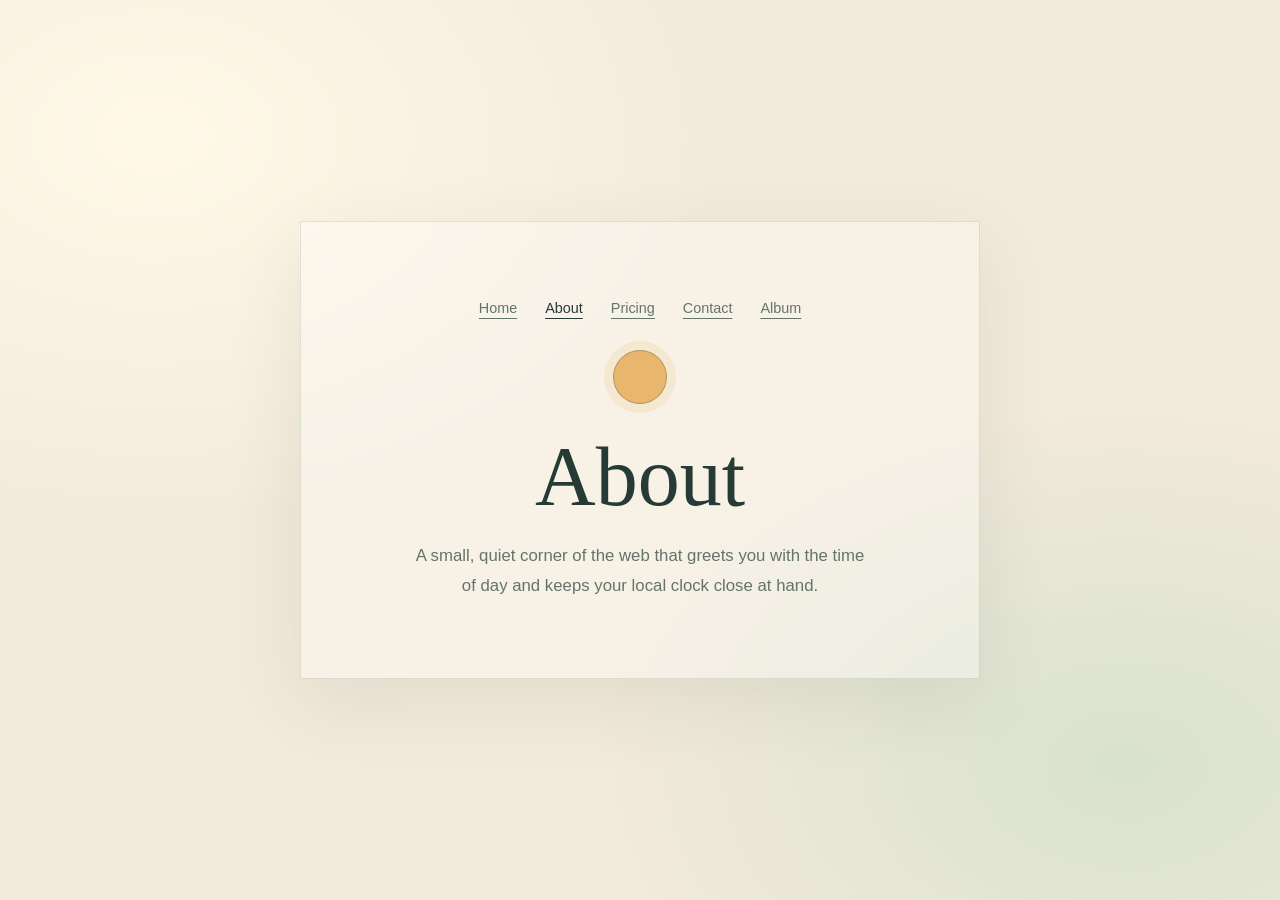
<file: about.html>
<!doctype html>
<html lang="en">
  <head>
    <meta charset="utf-8" />
    <meta name="viewport" content="width=device-width, initial-scale=1" />
    <meta name="theme-color" content="#f3eadb" />
    <title>About | A Cool Welcome</title>
    <link rel="stylesheet" href="styles.css" />
  </head>
  <body>
    <main>
      <nav aria-label="Main navigation">
        <a href="index.html">Home</a>
        <a href="about.html" aria-current="page">About</a>
        <a href="pricing.html">Pricing</a>
        <a href="contact.html">Contact</a>
        <a href="album.html">Album</a>
      </nav>
      <div class="sun-mark" aria-hidden="true"></div>
      <h1>About</h1>
      <p class="page-copy">
        A small, quiet corner of the web that greets you with the time of day
        and keeps your local clock close at hand.
      </p>
    </main>
  </body>
</html>
</file>
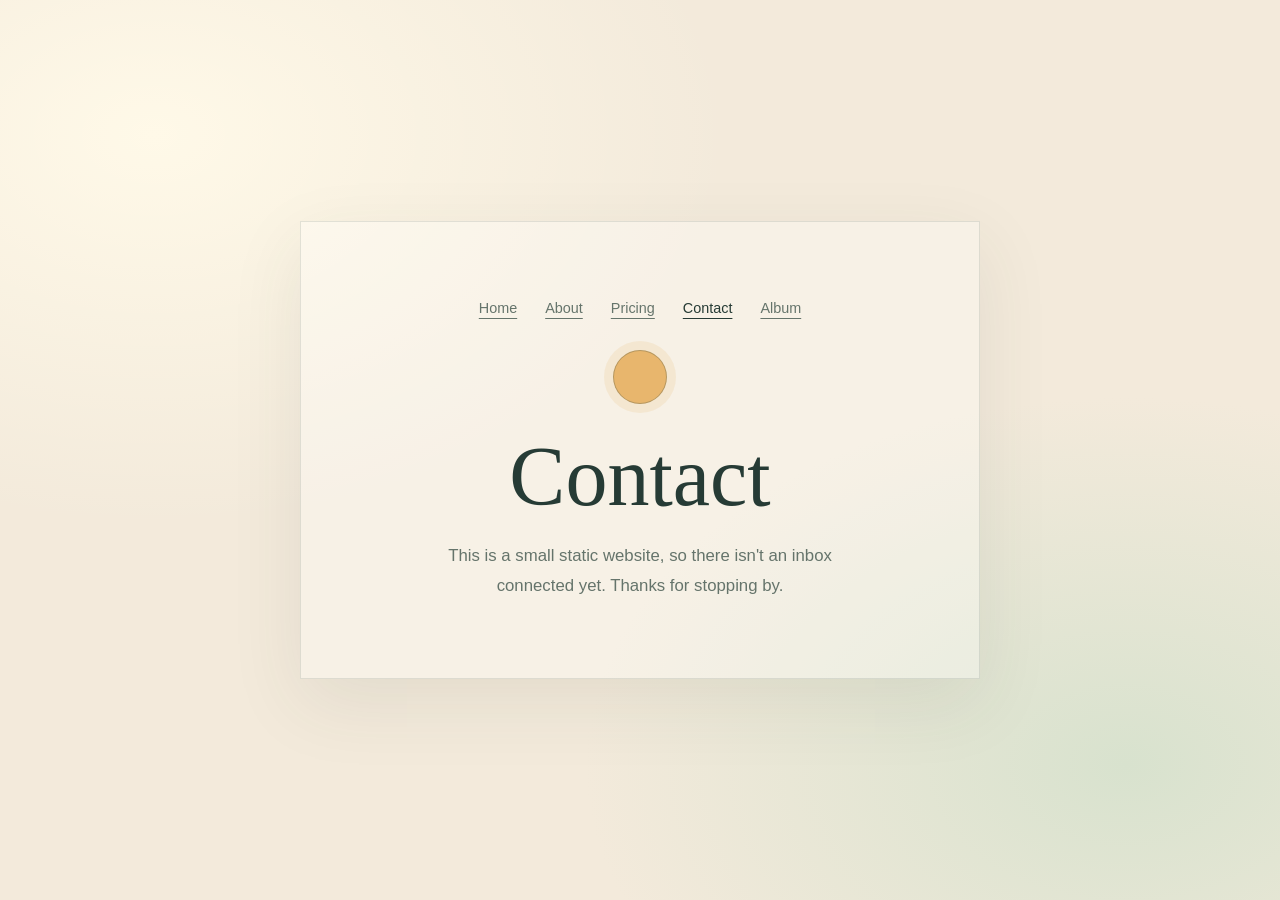
<file: contact.html>
<!doctype html>
<html lang="en">
  <head>
    <meta charset="utf-8" />
    <meta name="viewport" content="width=device-width, initial-scale=1" />
    <meta name="theme-color" content="#f3eadb" />
    <title>Contact | A Cool Welcome</title>
    <link rel="stylesheet" href="styles.css" />
  </head>
  <body>
    <main>
      <nav aria-label="Main navigation">
        <a href="index.html">Home</a>
        <a href="about.html">About</a>
        <a href="pricing.html">Pricing</a>
        <a href="contact.html" aria-current="page">Contact</a>
        <a href="album.html">Album</a>
      </nav>
      <div class="sun-mark" aria-hidden="true"></div>
      <h1>Contact</h1>
      <p class="page-copy">
        This is a small static website, so there isn't an inbox connected yet.
        Thanks for stopping by.
      </p>
    </main>
  </body>
</html>
</file>
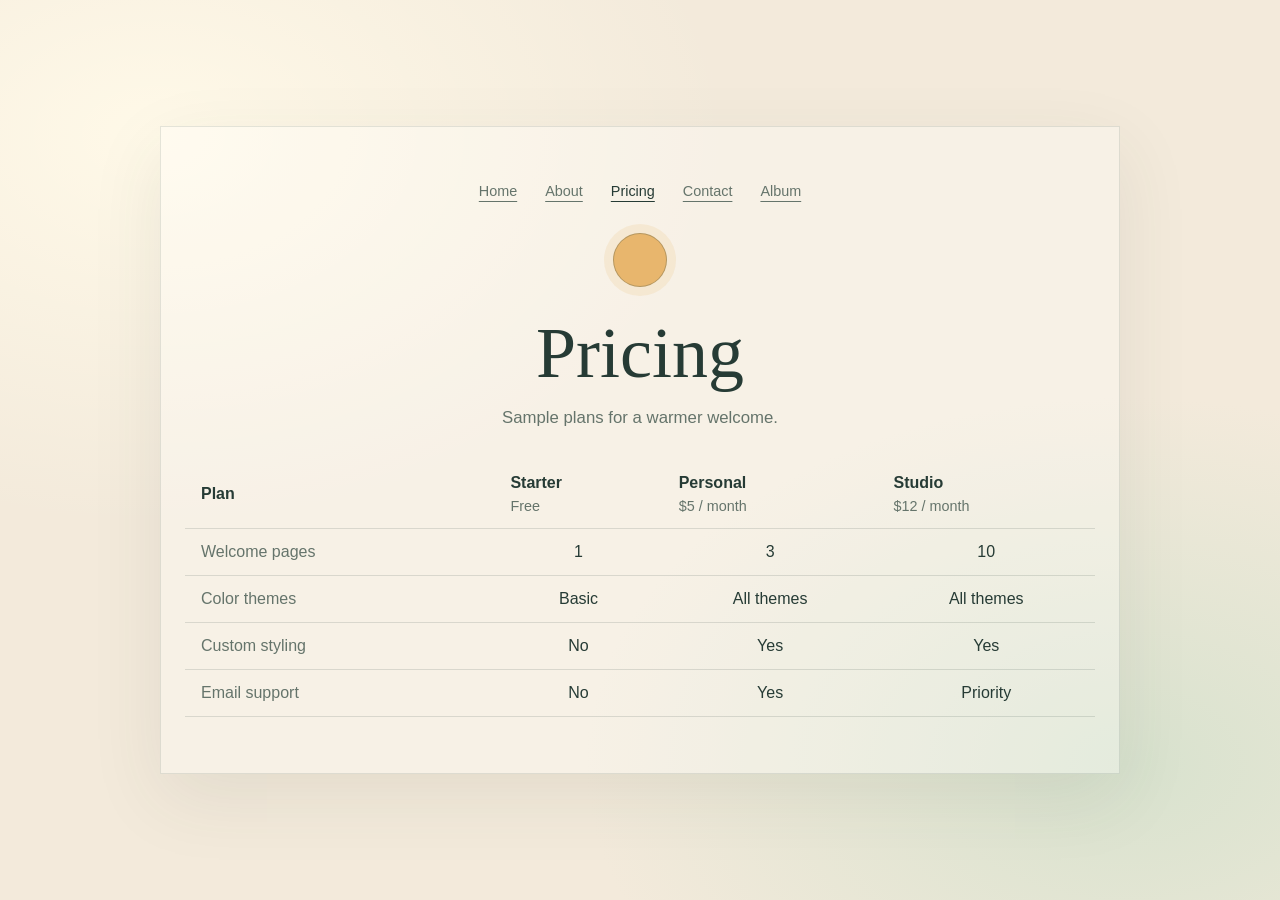
<file: pricing.html>
<!doctype html>
<html lang="en">
  <head>
    <meta charset="utf-8" />
    <meta name="viewport" content="width=device-width, initial-scale=1" />
    <meta name="theme-color" content="#f3eadb" />
    <title>Pricing | A Cool Welcome</title>
    <link rel="stylesheet" href="styles.css" />
  </head>
  <body class="pricing-page">
    <main>
      <nav aria-label="Main navigation">
        <a href="index.html">Home</a>
        <a href="about.html">About</a>
        <a href="pricing.html" aria-current="page">Pricing</a>
        <a href="contact.html">Contact</a>
        <a href="album.html">Album</a>
      </nav>
      <div class="sun-mark" aria-hidden="true"></div>
      <h1>Pricing</h1>
      <p class="page-copy">Sample plans for a warmer welcome.</p>
      <div class="pricing-table-wrap">
        <table class="pricing-table">
          <thead>
            <tr>
              <th scope="col">Plan</th>
              <th scope="col">
                Starter
                <span class="price">Free</span>
              </th>
              <th scope="col">
                Personal
                <span class="price">$5 / month</span>
              </th>
              <th scope="col">
                Studio
                <span class="price">$12 / month</span>
              </th>
            </tr>
          </thead>
          <tbody>
            <tr>
              <th scope="row">Welcome pages</th>
              <td>1</td>
              <td>3</td>
              <td>10</td>
            </tr>
            <tr>
              <th scope="row">Color themes</th>
              <td>Basic</td>
              <td>All themes</td>
              <td>All themes</td>
            </tr>
            <tr>
              <th scope="row">Custom styling</th>
              <td>No</td>
              <td>Yes</td>
              <td>Yes</td>
            </tr>
            <tr>
              <th scope="row">Email support</th>
              <td>No</td>
              <td>Yes</td>
              <td>Priority</td>
            </tr>
          </tbody>
        </table>
      </div>
    </main>
  </body>
</html>
</file>
<file: styles.css>
:root {
  color-scheme: light;
  --ink: #263b35;
  --muted: #65746b;
  --paper: #f3eadb;
  --sun: #e8b66d;
}

* {
  box-sizing: border-box;
}

body {
  min-height: 100vh;
  margin: 0;
  display: grid;
  place-items: center;
  padding: 24px;
  color: var(--ink);
  background:
    radial-gradient(ellipse at 12% 15%, #fff9e8 0, transparent 36%),
    radial-gradient(ellipse at 88% 85%, #d8e2ce 0, transparent 34%),
    var(--paper);
  font-family: "Avenir Next", Avenir, "Segoe UI", sans-serif;
}

main {
  width: min(100%, 680px);
  min-height: 390px;
  display: grid;
  align-content: center;
  justify-items: center;
  padding: clamp(36px, 8vw, 78px) 24px;
  text-align: center;
  border: 1px solid rgb(38 59 53 / 12%);
  background: rgb(255 255 255 / 30%);
  box-shadow: 0 24px 70px rgb(58 69 53 / 9%);
}

nav {
  display: flex;
  flex-wrap: wrap;
  justify-content: center;
  gap: 28px;
  margin-bottom: 34px;
}

nav a {
  color: var(--muted);
  font-size: 0.9rem;
  text-decoration-thickness: 1px;
  text-underline-offset: 5px;
}

nav a:hover,
nav a:focus-visible,
nav a[aria-current="page"] {
  color: var(--ink);
}

.sun-mark {
  width: 54px;
  aspect-ratio: 1;
  margin-bottom: 28px;
  border: 1px solid rgb(38 59 53 / 26%);
  border-radius: 50%;
  background: var(--sun);
  box-shadow: 0 0 0 9px rgb(232 182 109 / 17%);
  animation: arrive 700ms ease-out both;
}

h1 {
  margin: 0;
  font-family:
    Iowan Old Style,
    "Palatino Linotype",
    "Book Antiqua",
    Georgia,
    serif;
  font-size: clamp(2.5rem, 8vw, 5.25rem);
  font-weight: 400;
  line-height: 1.06;
  letter-spacing: 0;
  animation: arrive 700ms 100ms ease-out both;
}

time {
  margin-top: 18px;
  color: var(--muted);
  font-size: 2.25rem;
  font-variant-numeric: tabular-nums;
  letter-spacing: 0;
  animation: arrive 700ms 180ms ease-out both;
}

.page-copy {
  max-width: 460px;
  margin: 20px 0 0;
  color: var(--muted);
  font-size: 1.05rem;
  line-height: 1.75;
}

.pricing-page main {
  width: min(100%, 960px);
  padding: clamp(28px, 5vw, 56px) 24px;
}

.pricing-page h1 {
  font-size: clamp(2.5rem, 7vw, 4.5rem);
}

.pricing-page .page-copy {
  margin-top: 12px;
}

.pricing-table-wrap {
  width: 100%;
  margin-top: 28px;
  overflow-x: auto;
}

.pricing-table {
  width: 100%;
  min-width: 600px;
  border-collapse: collapse;
  text-align: left;
}

.pricing-table th,
.pricing-table td {
  padding: 14px 16px;
  border-bottom: 1px solid rgb(38 59 53 / 14%);
}

.pricing-table thead th {
  color: var(--ink);
  font-weight: 600;
}

.pricing-table thead th:first-child {
  width: 34%;
}

.pricing-table tbody th {
  color: var(--muted);
  font-weight: 500;
}

.pricing-table td {
  text-align: center;
}

.pricing-table .price {
  display: block;
  margin-top: 6px;
  color: var(--muted);
  font-size: 0.9rem;
  font-weight: 400;
}

.album-page {
  display: block;
  padding: 48px 24px;
  color: #242321;
  background: #f4f1ec;
  font-family: system-ui, sans-serif;
}

.album-page main {
  width: min(100%, 1100px);
  min-height: 0;
  display: block;
  margin: auto;
  padding: 0;
  text-align: left;
  border: 0;
  background: transparent;
  box-shadow: none;
}

.album-page header {
  margin-bottom: 28px;
}

.album-page .label {
  margin: 0 0 8px;
  color: #8b6950;
  font-size: 0.75rem;
  font-weight: 700;
  letter-spacing: 0.15em;
  text-transform: uppercase;
}

.album-page h1 {
  margin: 0;
  font-size: clamp(2rem, 5vw, 3.4rem);
  letter-spacing: -0.04em;
}

.album-page .intro {
  margin: 10px 0 0;
  color: #716d67;
}

.album-grid {
  display: grid;
  grid-template-columns: repeat(auto-fit, minmax(min(100%, 230px), 1fr));
  gap: 20px;
}

.album {
  overflow: hidden;
  border-radius: 14px;
  background: white;
  box-shadow: 0 5px 20px #31271912;
  transition:
    transform 0.2s,
    box-shadow 0.2s;
}

.album:hover {
  transform: translateY(-4px);
  box-shadow: 0 12px 28px #31271920;
}

.album img {
  display: block;
  width: 100%;
  aspect-ratio: 4 / 3;
  object-fit: cover;
}

.album .details {
  padding: 16px 18px 18px;
}

.album .details h2 {
  margin: 0 0 5px;
  font-size: 1.1rem;
}

.album .details p {
  margin: 0;
  color: #817c75;
  font-size: 0.9rem;
}

@keyframes arrive {
  from {
    opacity: 0;
    transform: translateY(8px);
  }
  to {
    opacity: 1;
    transform: translateY(0);
  }
}

@media (prefers-reduced-motion: reduce) {
  *,
  *::before,
  *::after {
    animation-duration: 0.01ms !important;
    animation-iteration-count: 1 !important;
  }
}

@media (max-width: 520px) {
  .album-page {
    padding: 32px 16px;
  }

  .album-grid {
    gap: 14px;
  }
}
</file>
